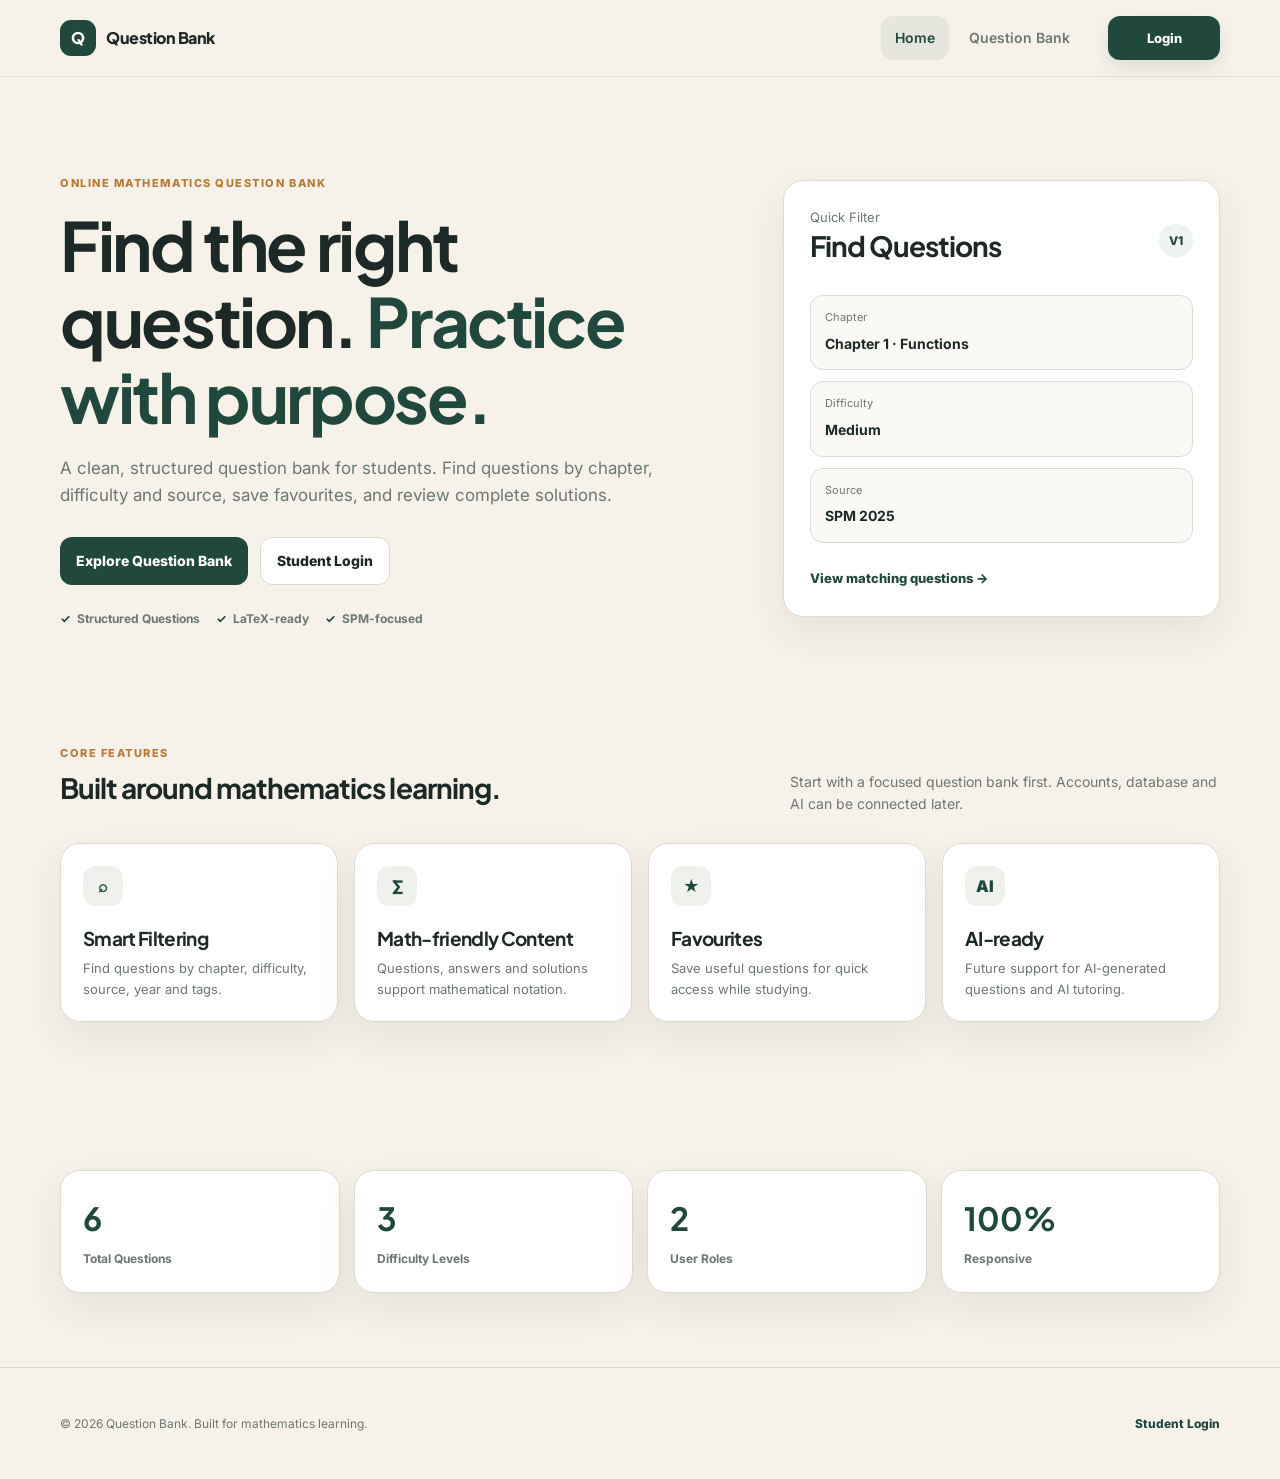
<file: index.html>
<!DOCTYPE html>
<html lang="en">
<head>
  <meta charset="UTF-8" /><meta name="viewport" content="width=device-width, initial-scale=1.0" />
  <meta name="description" content="Online Mathematics Question Bank for students and administrators." />
  <title>Question Bank | Mathematics</title>
  <link rel="preconnect" href="https://fonts.googleapis.com" /><link rel="preconnect" href="https://fonts.gstatic.com" crossorigin />
  <link href="https://fonts.googleapis.com/css2?family=Inter:wght@400;500;600;700;800&family=Plus+Jakarta+Sans:wght@600;700;800&display=swap" rel="stylesheet" />
  <link rel="stylesheet" href="assets/style.css" />
  <link rel="stylesheet" href="assets/features.css" />
  <link rel="stylesheet" href="assets/header.css" />
</head>
<body>
  <header class="site-header"><div class="container nav-wrap"><a class="brand" href="index.html" aria-label="Question Bank home"><span class="brand-mark">Q</span><span>Question Bank</span></a><nav class="main-nav" aria-label="Main navigation"><a class="active" href="index.html">Home</a><a href="question-bank.html">Question Bank</a></nav><a class="nav-cta" href="login.html">Login</a></div></header>
  <main>
    <section class="hero"><div class="container hero-grid"><div><span class="eyebrow">ONLINE MATHEMATICS QUESTION BANK</span><h1>Find the right question. <span>Practice with purpose.</span></h1><p class="hero-copy">A clean, structured question bank for students. Find questions by chapter, difficulty and source, save favourites, and review complete solutions.</p><div class="hero-actions"><a class="btn btn-primary" href="question-bank.html">Explore Question Bank</a><a class="btn btn-secondary" href="login.html">Student Login</a></div><div class="hero-trust"><span>Structured Questions</span><span>LaTeX-ready</span><span>SPM-focused</span></div></div><div class="hero-card card"><div class="hero-card-top"><div><p class="muted">Quick Filter</p><h2>Find Questions</h2></div><span class="status-pill">V1</span></div><div class="filter-preview"><div><span>Chapter</span><strong>Chapter 1 · Functions</strong></div><div><span>Difficulty</span><strong>Medium</strong></div><div><span>Source</span><strong>SPM 2025</strong></div></div><a class="inline-link" href="question-bank.html">View matching questions →</a></div></div></section>
    <section class="section section-tight"><div class="container"><div class="section-heading"><div><span class="eyebrow">CORE FEATURES</span><h2>Built around mathematics learning.</h2></div><p>Start with a focused question bank first. Accounts, database and AI can be connected later.</p></div><div class="feature-grid"><article class="feature-card card"><div class="feature-icon">⌕</div><h3>Smart Filtering</h3><p>Find questions by chapter, difficulty, source, year and tags.</p></article><article class="feature-card card"><div class="feature-icon">∑</div><h3>Math-friendly Content</h3><p>Questions, answers and solutions support mathematical notation.</p></article><article class="feature-card card"><div class="feature-icon">★</div><h3>Favourites</h3><p>Save useful questions for quick access while studying.</p></article><article class="feature-card card"><div class="feature-icon">AI</div><h3>AI-ready</h3><p>Future support for AI-generated questions and AI tutoring.</p></article></div></div></section>
    <section class="section"><div class="container stats-grid"><div class="stat-card card"><strong id="homeQuestionCount">0</strong><span>Total Questions</span></div><div class="stat-card card"><strong>3</strong><span>Difficulty Levels</span></div><div class="stat-card card"><strong>2</strong><span>User Roles</span></div><div class="stat-card card"><strong>100%</strong><span>Responsive</span></div></div></section>
  </main>
  <footer class="site-footer"><div class="container footer-inner"><p>© 2026 Question Bank. Built for mathematics learning.</p><a href="login.html">Student Login</a></div></footer>
  <script src="assets/questions.js"></script><script src="assets/app.js"></script><script>document.getElementById('homeQuestionCount').textContent = window.QuestionBankData.length;</script>
</body>
</html>
</file>
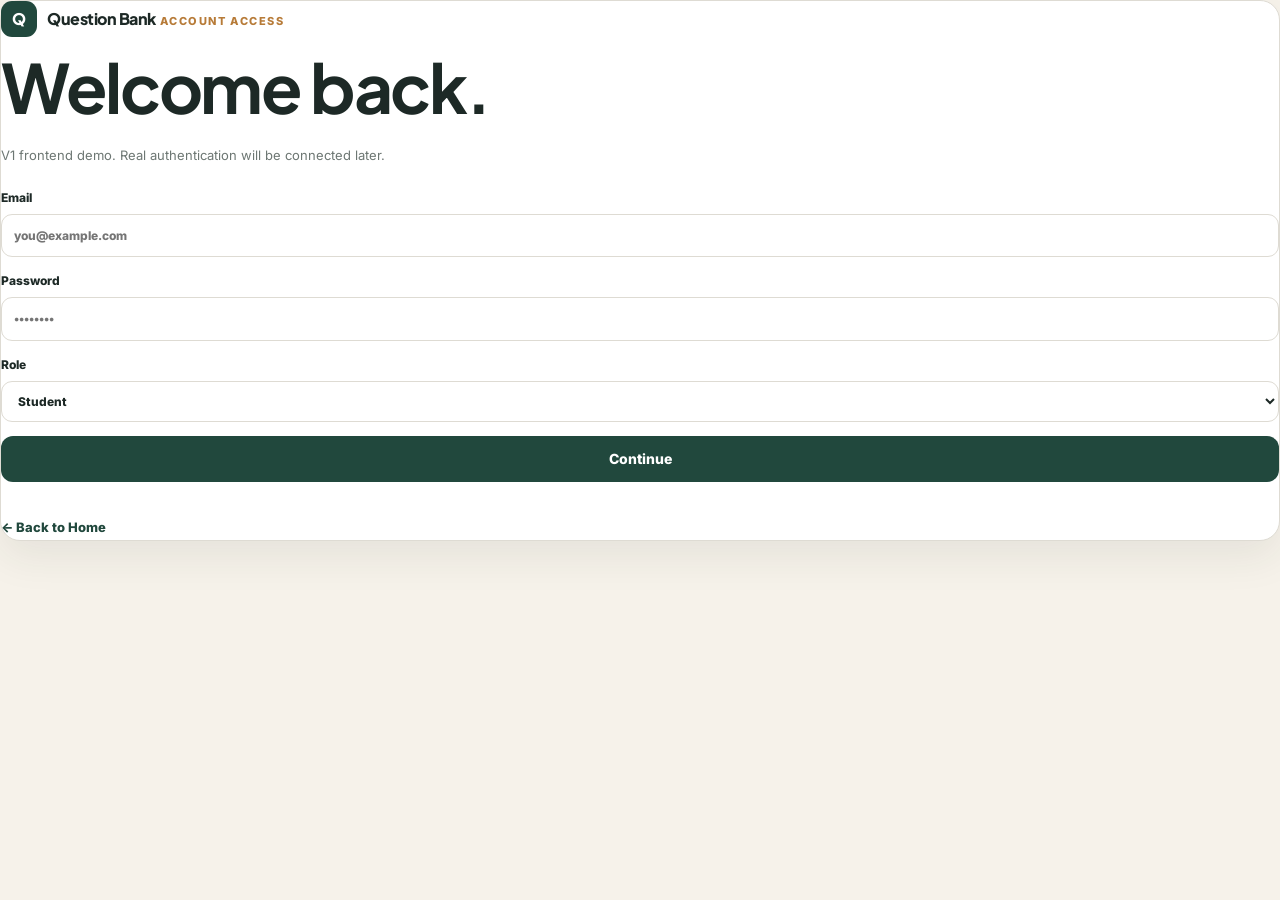
<file: login.html>
<!DOCTYPE html>
<html lang="en">
<head>
  <meta charset="UTF-8" />
  <meta name="viewport" content="width=device-width, initial-scale=1.0" />
  <title>Login | Question Bank</title>
  <link rel="preconnect" href="https://fonts.googleapis.com" />
  <link rel="preconnect" href="https://fonts.gstatic.com" crossorigin />
  <link href="https://fonts.googleapis.com/css2?family=Inter:wght@400;500;600;700;800&family=Plus+Jakarta+Sans:wght@600;700;800&display=swap" rel="stylesheet" />
  <link rel="stylesheet" href="assets/style.css" />
</head>
<body>
  <main class="login-page">
    <section class="login-card card">
      <a class="brand" href="index.html"><span class="brand-mark">Q</span><span>Question Bank</span></a>
      <span class="eyebrow">ACCOUNT ACCESS</span>
      <h1>Welcome back.</h1>
      <p class="muted">V1 frontend demo. Real authentication will be connected later.</p>
      <form id="loginForm" class="question-form">
        <label>Email<input type="email" id="email" required placeholder="you@example.com" /></label>
        <label>Password<input type="password" id="password" required placeholder="••••••••" /></label>
        <label>Role<select id="role"><option>Student</option><option>Admin</option></select></label>
        <button class="btn btn-primary" type="submit">Continue</button>
        <p id="loginMessage" class="form-message"></p>
      </form>
      <a class="inline-link" href="index.html">← Back to Home</a>
    </section>
  </main>
  <script>
    document.getElementById('loginForm').addEventListener('submit', event => {
      event.preventDefault();
      const role = document.getElementById('role').value;
      localStorage.setItem('qb-demo-user', JSON.stringify({ email: document.getElementById('email').value, role }));
      const paths = { Student: 'student.html', Admin: 'admin.html' };
      window.location.href = paths[role];
    });
  </script>
</body>
</html>
</file>
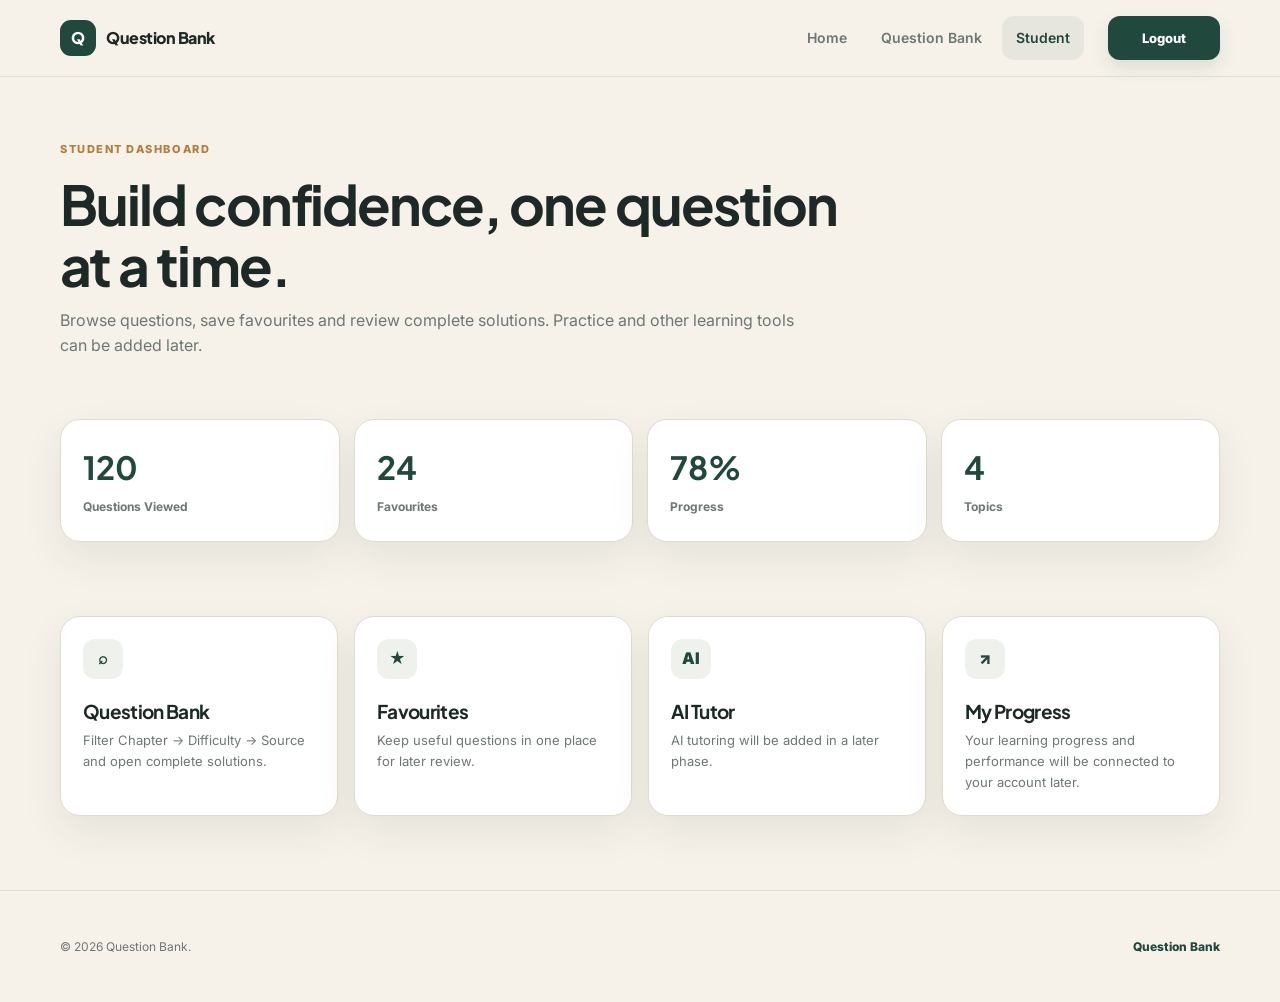
<file: student.html>
<!DOCTYPE html>
<html lang="en">
<head>
  <meta charset="UTF-8" />
  <meta name="viewport" content="width=device-width, initial-scale=1.0" />
  <title>Student Dashboard | Question Bank</title>
  <link rel="preconnect" href="https://fonts.googleapis.com" />
  <link rel="preconnect" href="https://fonts.gstatic.com" crossorigin />
  <link href="https://fonts.googleapis.com/css2?family=Inter:wght@400;500;600;700;800&family=Plus+Jakarta+Sans:wght@600;700;800&display=swap" rel="stylesheet" />
  <link rel="stylesheet" href="assets/style.css" />
  <link rel="stylesheet" href="assets/header.css" />
</head>
<body>
  <header class="site-header"><div class="container nav-wrap">
    <a class="brand" href="index.html"><span class="brand-mark">Q</span><span>Question Bank</span></a>
    <nav class="main-nav" aria-label="Main navigation"><a href="index.html">Home</a><a href="question-bank.html">Question Bank</a><a class="active" href="student.html">Student</a></nav>
    <a class="nav-cta" href="login.html">Logout</a>
  </div></header>
  <main class="page-shell">
    <section class="page-hero"><div class="container"><span class="eyebrow">STUDENT DASHBOARD</span><h1>Build confidence, one question at a time.</h1><p>Browse questions, save favourites and review complete solutions. Practice and other learning tools can be added later.</p></div></section>
    <section class="section section-tight"><div class="container stats-grid">
      <div class="stat-card card"><strong>120</strong><span>Questions Viewed</span></div><div class="stat-card card"><strong>24</strong><span>Favourites</span></div><div class="stat-card card"><strong>78%</strong><span>Progress</span></div><div class="stat-card card"><strong>4</strong><span>Topics</span></div>
    </div></section>
    <section class="section section-topless"><div class="container feature-grid">
      <a class="feature-card card" href="question-bank.html"><div class="feature-icon">⌕</div><h3>Question Bank</h3><p>Filter Chapter → Difficulty → Source and open complete solutions.</p></a>
      <div class="feature-card card"><div class="feature-icon">★</div><h3>Favourites</h3><p>Keep useful questions in one place for later review.</p></div>
      <div class="feature-card card"><div class="feature-icon">AI</div><h3>AI Tutor</h3><p>AI tutoring will be added in a later phase.</p></div>
      <div class="feature-card card"><div class="feature-icon">↗</div><h3>My Progress</h3><p>Your learning progress and performance will be connected to your account later.</p></div>
    </div></section>
  </main>
  <footer class="site-footer"><div class="container footer-inner"><p>© 2026 Question Bank.</p><a href="question-bank.html">Question Bank</a></div></footer>
</body>
</html>
</file>
<file: assets/style.css>
:root {
  --bg: #f6f2ea;
  --surface: #ffffff;
  --surface-soft: #fbf9f5;
  --text: #1d2926;
  --muted: #6d7773;
  --line: #dedbd3;
  --accent: #21483d;
  --accent-2: #b77b38;
  --danger: #a7473e;
  --shadow: 0 16px 40px rgba(36, 47, 43, 0.08);
  --radius: 20px;
}

* { box-sizing: border-box; }
html { scroll-behavior: smooth; }
body {
  margin: 0;
  background: var(--bg);
  color: var(--text);
  font-family: Inter, system-ui, -apple-system, BlinkMacSystemFont, "Segoe UI", sans-serif;
  line-height: 1.6;
}
a { color: inherit; text-decoration: none; }
button, input, select, textarea { font: inherit; }
button { cursor: pointer; }

.container { width: min(1160px, calc(100% - 40px)); margin: 0 auto; }
.card { background: var(--surface); border: 1px solid var(--line); border-radius: var(--radius); box-shadow: var(--shadow); }

.site-header {
  position: sticky; top: 0; z-index: 20;
  background: rgba(246, 242, 234, 0.92); backdrop-filter: blur(14px);
  border-bottom: 1px solid rgba(222, 219, 211, 0.8);
}
.nav-wrap { min-height: 76px; display: flex; align-items: center; gap: 24px; }
.brand { display: inline-flex; align-items: center; gap: 10px; font-weight: 800; font-family: "Plus Jakarta Sans", Inter, sans-serif; letter-spacing: -0.03em; margin-right: auto; }
.brand-mark { width: 36px; height: 36px; display: grid; place-items: center; border-radius: 11px; background: var(--accent); color: #fff; font-weight: 800; }
.main-nav { display: flex; gap: 6px; }
.main-nav a { padding: 9px 13px; color: var(--muted); border-radius: 10px; font-weight: 600; font-size: 14px; }
.main-nav a:hover, .main-nav a.active { color: var(--accent); background: rgba(33, 72, 61, 0.07); }
.nav-cta, .role-chip { padding: 10px 14px; border-radius: 11px; font-weight: 700; font-size: 13px; }
.nav-cta { background: var(--accent); color: #fff; }
.role-chip { background: #ece7dd; color: var(--accent); }

.hero { padding: 92px 0 70px; }
.hero-grid { display: grid; grid-template-columns: 1.2fr 0.8fr; gap: 68px; align-items: center; }
.eyebrow { display: inline-block; color: var(--accent-2); font-size: 11px; font-weight: 800; letter-spacing: .14em; }
h1, h2, h3 { font-family: "Plus Jakarta Sans", Inter, sans-serif; line-height: 1.12; letter-spacing: -0.035em; }
h1 { margin: 12px 0 20px; font-size: clamp(42px, 5.3vw, 72px); max-width: 760px; }
h1 span { color: var(--accent); }
h2 { margin: 8px 0 12px; font-size: 28px; }
h3 { margin: 0 0 8px; font-size: 19px; }
.hero-copy { max-width: 680px; color: var(--muted); font-size: 17px; }
.hero-actions { display: flex; flex-wrap: wrap; gap: 12px; margin-top: 28px; }
.btn { display: inline-flex; justify-content: center; align-items: center; border: 0; border-radius: 12px; padding: 12px 16px; font-weight: 800; font-size: 14px; }
.btn-primary { background: var(--accent); color: #fff; }
.btn-primary:hover { filter: brightness(.95); }
.btn-secondary { background: var(--surface); border: 1px solid var(--line); color: var(--text); }
.hero-trust { display: flex; gap: 16px; flex-wrap: wrap; margin-top: 24px; color: var(--muted); font-size: 12px; font-weight: 700; }
.hero-trust span::before { content: "✓"; color: var(--accent); margin-right: 6px; }
.hero-card { padding: 26px; }
.hero-card-top, .filter-title-row, .panel-heading, .practice-topbar, .results-toolbar, .footer-inner { display: flex; justify-content: space-between; align-items: center; gap: 16px; }
.hero-card h2 { margin-top: 2px; }
.muted { color: var(--muted); margin: 0; font-size: 13px; }
.status-pill, .score-chip { padding: 7px 10px; border-radius: 999px; background: #edf3ef; color: var(--accent); font-weight: 800; font-size: 12px; }
.filter-preview { display: grid; gap: 11px; margin: 22px 0; }
.filter-preview > div { padding: 13px 14px; border: 1px solid var(--line); background: var(--surface-soft); border-radius: 13px; }
.filter-preview span { display: block; color: var(--muted); font-size: 11px; margin-bottom: 4px; }
.filter-preview strong { font-size: 14px; }
.inline-link { color: var(--accent); font-weight: 800; font-size: 13px; }

.section { padding: 74px 0; }
.section-tight { padding-top: 40px; }
.section-topless { padding-top: 0; }
.section-heading { display: flex; justify-content: space-between; gap: 40px; align-items: end; margin-bottom: 28px; }
.section-heading > p { max-width: 430px; color: var(--muted); margin: 0; font-size: 14px; }
.feature-grid { display: grid; grid-template-columns: repeat(4, 1fr); gap: 16px; }
.feature-card { padding: 22px; }
.feature-card p { color: var(--muted); margin: 0; font-size: 13px; }
.feature-icon { width: 40px; height: 40px; display: grid; place-items: center; border-radius: 12px; background: #eef1ec; color: var(--accent); font-weight: 900; margin-bottom: 22px; }
.stats-grid { display: grid; grid-template-columns: repeat(4, 1fr); gap: 14px; }
.stat-card { padding: 22px; }
.stat-card strong { display: block; font-family: "Plus Jakarta Sans", Inter, sans-serif; font-size: 32px; color: var(--accent); }
.stat-card span { color: var(--muted); font-size: 12px; font-weight: 700; }

.page-shell { min-height: calc(100vh - 150px); }
.page-hero { padding: 58px 0 20px; }
.page-hero-compact { padding-bottom: 8px; }
.page-hero h1 { font-size: clamp(36px, 4.3vw, 56px); max-width: 800px; margin-bottom: 12px; }
.page-hero p { max-width: 760px; color: var(--muted); margin: 0; }

.filter-panel { padding: 22px; }
.filter-grid { display: grid; grid-template-columns: repeat(4, 1fr); gap: 12px; margin-top: 18px; }
label { display: grid; gap: 7px; font-size: 12px; font-weight: 800; color: var(--text); }
input, select, textarea { width: 100%; border: 1px solid var(--line); border-radius: 11px; background: #fff; color: var(--text); padding: 11px 12px; outline: none; }
input:focus, select:focus, textarea:focus { border-color: var(--accent); box-shadow: 0 0 0 3px rgba(33, 72, 61, 0.08); }
textarea { min-height: 120px; resize: vertical; }
.text-button { background: transparent; border: 0; color: var(--accent); font-weight: 800; padding: 8px; }
.results-toolbar { margin: 20px 0 14px; color: var(--muted); font-size: 13px; }
.sort-control { display: flex; grid-template-columns: none; align-items: center; gap: 8px; }
.sort-control select { width: auto; min-width: 150px; }
.question-grid { display: grid; grid-template-columns: repeat(2, 1fr); gap: 14px; }
.question-card { padding: 20px; display: flex; flex-direction: column; min-height: 220px; }
.question-card:hover { transform: translateY(-2px); transition: .2s ease; }
.question-top { display: flex; justify-content: space-between; gap: 10px; align-items: center; }
.question-id { font-size: 12px; color: var(--muted); font-weight: 800; }
.question-content { margin: 18px 0 20px; font-size: 18px; font-weight: 700; flex: 1; }
.question-meta { display: flex; flex-wrap: wrap; gap: 7px; }
.meta-pill { padding: 5px 8px; border-radius: 999px; background: #f0ede7; color: var(--muted); font-size: 10px; font-weight: 800; }
.difficulty-Easy { background: #e9f2ec; color: #2b6a4f; }
.difficulty-Medium { background: #f4efe0; color: #8c6326; }
.difficulty-Hard { background: #f4e8e4; color: #8a433b; }
.question-footer { display: flex; justify-content: space-between; align-items: center; gap: 10px; margin-top: 18px; }
.empty-state { padding: 48px; text-align: center; }
.empty-state p { color: var(--muted); margin: 8px 0 0; }

.modal { position: fixed; inset: 0; display: none; z-index: 50; }
.modal.open { display: block; }
.modal-backdrop { position: absolute; inset: 0; background: rgba(15, 22, 20, .55); }
.modal-card { position: relative; width: min(760px, calc(100% - 30px)); max-height: 86vh; overflow: auto; margin: 7vh auto; background: #fff; border-radius: 22px; padding: 30px; box-shadow: 0 24px 80px rgba(0,0,0,.25); }
.modal-close { position: absolute; right: 18px; top: 16px; border: 0; background: #f2f0eb; width: 36px; height: 36px; border-radius: 50%; font-size: 22px; }
.detail-title { padding-right: 44px; }
.detail-block { padding: 18px 0; border-top: 1px solid var(--line); }
.detail-block:first-of-type { border-top: 0; }
.detail-label { text-transform: uppercase; color: var(--muted); font-weight: 800; font-size: 10px; letter-spacing: .12em; margin-bottom: 8px; }

.practice-layout { display: grid; grid-template-columns: 280px 1fr; gap: 18px; }
.practice-config, .practice-main { padding: 24px; }
.practice-config { align-self: start; display: grid; gap: 14px; }
.full-width { width: 100%; }
.small-note { color: var(--muted); font-size: 11px; margin: 0; }
.practice-empty { min-height: 430px; display: grid; place-items: center; align-content: center; text-align: center; }
.large-icon { width: 64px; height: 64px; display: grid; place-items: center; margin-bottom: 16px; border-radius: 18px; background: #edf2ee; color: var(--accent); font-size: 32px; font-weight: 800; }
.practice-empty p { color: var(--muted); }
.progress-track { width: min(330px, 44vw); height: 8px; background: #ece9e3; border-radius: 999px; margin-top: 8px; overflow: hidden; }
.progress-track span { display: block; width: 0; height: 100%; background: var(--accent); transition: width .2s; }
.practice-question { padding: 30px 0; min-height: 330px; }
.practice-question .question-meta { margin-bottom: 18px; }
.practice-question h2 { font-size: clamp(24px, 3vw, 34px); max-width: 750px; }
.practice-answer { min-height: 130px; margin-top: 22px; }
.practice-actions { display: flex; justify-content: space-between; gap: 10px; padding-top: 18px; border-top: 1px solid var(--line); }
.practice-result { text-align: center; padding: 50px 10px; }
.practice-result h2 { font-size: 56px; color: var(--accent); margin: 10px 0; }
.result-review { text-align: left; margin: 26px 0; display: grid; gap: 10px; }
.result-item { padding: 14px; background: var(--surface-soft); border: 1px solid var(--line); border-radius: 13px; }

.admin-grid { display: grid; grid-template-columns: repeat(4, 1fr); gap: 14px; }
.admin-stat { padding: 18px 20px; }
.admin-stat span { color: var(--muted); font-size: 12px; font-weight: 700; }
.admin-stat strong { display: block; font-size: 30px; color: var(--accent); margin-top: 5px; }
.admin-layout { display: grid; grid-template-columns: 1.05fr .95fr; gap: 18px; align-items: start; }
.admin-panel { padding: 24px; }
.question-form { display: grid; gap: 14px; margin-top: 22px; }
.form-grid { display: grid; gap: 12px; }
.two-col { grid-template-columns: 1fr 1fr; }
.form-message { margin: 0; color: var(--accent); font-size: 12px; font-weight: 700; min-height: 18px; }
.admin-question-list { display: grid; gap: 10px; margin-top: 18px; max-height: 700px; overflow: auto; }
.admin-question-item { padding: 14px; border: 1px solid var(--line); border-radius: 13px; background: var(--surface-soft); }
.admin-question-item strong { display: block; }
.admin-question-item small { color: var(--muted); }
.admin-item-actions { display: flex; gap: 8px; margin-top: 10px; }
.btn-small { padding: 8px 10px; border-radius: 9px; border: 1px solid var(--line); background: #fff; font-size: 11px; font-weight: 800; }
.btn-danger { color: var(--danger); }

.site-footer { padding: 34px 0; border-top: 1px solid var(--line); color: var(--muted); font-size: 12px; }
.footer-inner a { color: var(--accent); font-weight: 800; }

@media (max-width: 920px) {
  .hero-grid, .practice-layout, .admin-layout { grid-template-columns: 1fr; }
  .feature-grid { grid-template-columns: repeat(2, 1fr); }
  .filter-grid { grid-template-columns: repeat(2, 1fr); }
  .stats-grid, .admin-grid { grid-template-columns: repeat(2, 1fr); }
}
@media (max-width: 680px) {
  .container { width: min(100% - 24px, 1160px); }
  .nav-wrap { min-height: 66px; gap: 8px; }
  .main-nav { display: none; }
  .nav-cta { margin-left: auto; }
  .hero { padding: 60px 0 40px; }
  .section { padding: 50px 0; }
  .feature-grid, .question-grid, .stats-grid, .admin-grid, .filter-grid, .two-col { grid-template-columns: 1fr; }
  .section-heading { display: block; }
  .section-heading > p { margin-top: 14px; }
  .hero-trust { gap: 8px 14px; }
  .hero-card { margin-top: 10px; }
  .results-toolbar, .panel-heading, .practice-topbar { align-items: flex-start; }
  .results-toolbar { flex-direction: column; }
  .sort-control { width: 100%; }
  .sort-control select { width: 100%; }
  .practice-actions { flex-wrap: wrap; }
  .practice-actions .btn { flex: 1; }
}
</file>
<file: assets/features.css>
.question-card-actions{display:flex;align-items:center;gap:7px}.icon-button{width:32px;height:32px;border:1px solid var(--line);border-radius:10px;background:#fff;color:var(--muted);font-size:18px;line-height:1}.icon-button:hover,.icon-button.is-favourite{color:var(--accent-2);background:#fbf5e8;border-color:#e7d8b8}.filter-actions{display:flex;justify-content:flex-end;margin-top:14px}.filter-active{background:var(--accent)!important;color:#fff!important;border-color:var(--accent)!important}.favourite-detail{display:flex}.paper-layout{display:grid;grid-template-columns:330px 1fr;gap:18px;align-items:start}.paper-sidebar,.paper-workspace{padding:24px}.paper-sidebar{position:sticky;top:96px}.paper-question-picker{display:grid;gap:8px;margin-top:16px;max-height:650px;overflow:auto}.paper-pick-row{display:flex;grid-template-columns:none!important;align-items:flex-start;gap:10px;padding:12px;border:1px solid var(--line);border-radius:12px;background:var(--surface-soft);cursor:pointer}.paper-pick-row:hover,.paper-pick-row.is-selected{border-color:#aebfb5;background:#f2f6f2}.paper-pick-row input{width:auto;margin-top:4px}.paper-pick-row span{display:grid;gap:2px}.paper-pick-row small{color:var(--muted);font-size:10px}.paper-toolbar{display:flex;justify-content:space-between;align-items:center;gap:12px}.paper-settings{margin:24px 0}.paper-preview{padding:34px;margin-top:10px;box-shadow:none}.paper-head{text-align:center;border-bottom:2px solid var(--text);padding-bottom:18px}.paper-head h1{font-size:30px;margin:0 0 6px}.paper-head p{margin:0;color:var(--muted)}.paper-info{display:flex;justify-content:space-between;margin-top:14px;font-weight:800;font-size:12px}.paper-items{margin-top:26px}.paper-empty{text-align:center;color:var(--muted);padding:70px 20px}.paper-item{padding:16px 0;border-bottom:1px solid var(--line)}.paper-item-top{display:flex;justify-content:space-between;gap:12px;align-items:flex-start}.paper-item-top>strong{font-size:15px;max-width:75%}.paper-item-controls{display:flex;gap:5px;flex-wrap:wrap;justify-content:flex-end}.move-btn{border:1px solid var(--line);border-radius:8px;background:#fff;padding:6px 8px;font-size:11px;font-weight:800}.move-btn:disabled{opacity:.4;cursor:not-allowed}.move-btn.remove{color:var(--danger)}.paper-item-bottom{display:grid;grid-template-columns:1fr 120px;gap:12px;margin-top:12px}.paper-item-bottom label{font-size:11px}.paper-item-bottom input{padding:8px}.print-section{margin:28px 0}.print-question{display:flex;justify-content:space-between;gap:20px;margin:18px 0}.print-question span{white-space:nowrap}@media(max-width:920px){.paper-layout{grid-template-columns:1fr}.paper-sidebar{position:static}.paper-question-picker{max-height:360px}}@media(max-width:680px){.paper-item-top,.paper-info{flex-direction:column}.paper-item-top>strong{max-width:100%}.paper-item-bottom{grid-template-columns:1fr}.paper-toolbar{align-items:flex-start;flex-direction:column}.filter-actions{justify-content:stretch}.filter-actions button{width:100%}}
</file>
<file: assets/header.css>
.nav-wrap{min-height:76px}.main-nav{align-items:center}.main-nav a{min-height:44px;display:inline-flex;align-items:center;justify-content:center;padding:0 14px;border-radius:12px}.nav-cta{min-width:112px;height:44px;display:inline-flex;align-items:center;justify-content:center;padding:0 16px;border-radius:12px;background:var(--accent);color:#fff;font-weight:800;font-size:13px;line-height:1;box-shadow:0 8px 18px rgba(33,72,61,.12);transition:transform .18s ease,box-shadow .18s ease,background .18s ease}.nav-cta:hover{transform:translateY(-1px);box-shadow:0 10px 22px rgba(33,72,61,.16);background:#1b3d34}.nav-cta:focus-visible{outline:3px solid rgba(33,72,61,.2);outline-offset:3px}@media(max-width:680px){.nav-wrap{gap:10px}.main-nav{gap:2px}.main-nav a{padding:0 9px;font-size:12px}.nav-cta{min-width:92px;height:40px;padding:0 12px;font-size:12px}}
</file>
